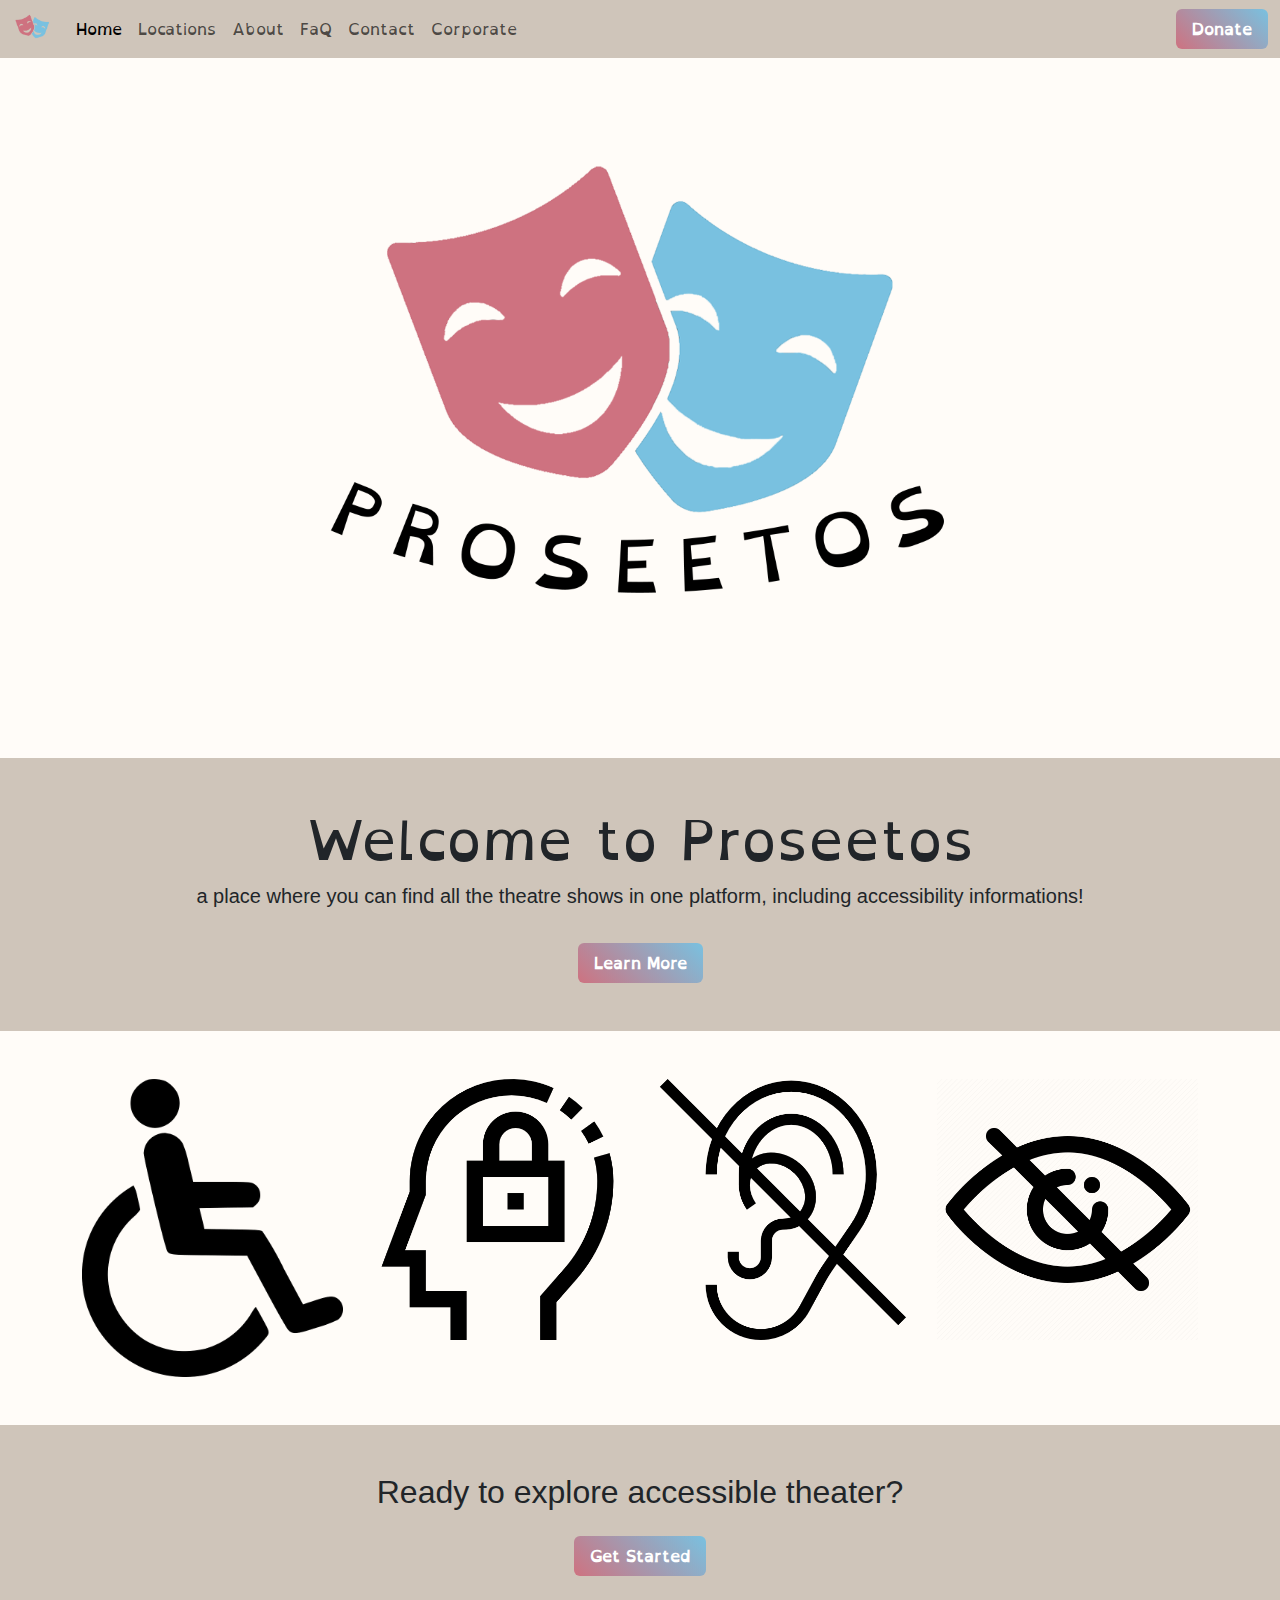
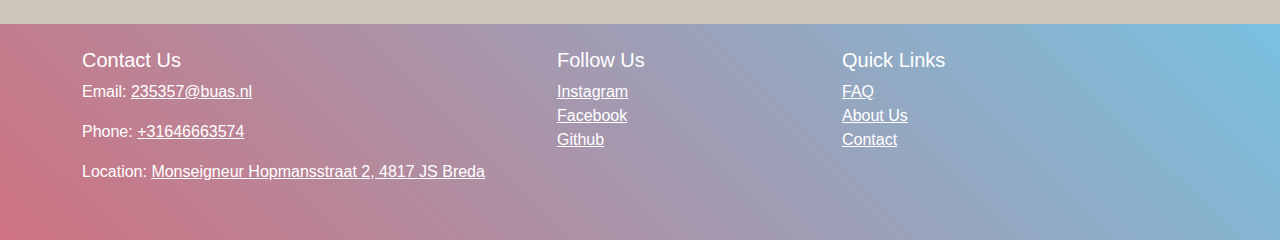
<file: index.html>
<!doctype html>
<html lang="en" class="h-100">
  <head>
    <meta charset="utf-8">
    <meta name="viewport" content="width=device-width, initial-scale=1">

    <!-- Bootstrap CSS -->
    <link href="https://cdn.jsdelivr.net/npm/bootstrap@5.3.3/dist/css/bootstrap.min.css" rel="stylesheet" integrity="sha384-QWTKZyjpPEjISv5WaRU9OFeRpok6YctnYmDr5pNlyT2bRjXh0JMhjY6hW+ALEwIH" crossorigin="anonymous">

    <!-- Own Styles -->
    <link rel="stylesheet" href="css/styles.css">

    <!-- Bootstrap Javascript -->
    <script src="https://cdn.jsdelivr.net/npm/bootstrap@5.3.3/dist/js/bootstrap.bundle.min.js" integrity="sha384-YvpcrYf0tY3lHB60NNkmXc5s9fDVZLESaAA55NDzOxhy9GkcIdslK1eN7N6jIeHz" crossorigin="anonymous"></script>

    <title>PRJ4 Base Group Template &mdash; Landing Page</title>

    <!-- Google Analytics code goes just below here (check PRJ4 Guide for details) -->

    <!-- End of Google Analytics code -->
	<title>Proseetos</title>
  </head>
  <body class="d-flex flex-column min-vh-100">

    <!-- Navigation bar, adapted from https://getbootstrap.com/docs/5.1/components/navbar/ -->
    <nav class="navbar navbar-expand-lg open-dyslexic" style="background-color: #cfc5ba;">
      <div class="container-fluid">
        <a class="navbar-brand" href="#">
          <img src="images/masks.png" width="40" alt="logo">
        </a>
        <button class="navbar-toggler" type="button" data-bs-toggle="collapse" data-bs-target="#navbarSupportedContent" aria-controls="navbarSupportedContent" aria-expanded="false" aria-label="Toggle navigation">
          <span class="navbar-toggler-icon"></span>
        </button>
        <div class="collapse navbar-collapse" id="navbarSupportedContent">
          <ul class="navbar-nav me-auto mb-2 mb-lg-0 my-font">
            <li class="nav-item">
              <a class="nav-link active" aria-current="page" href="index.html">Home</a>
            </li>
            <li class="nav-item">
              <a class="nav-link" href="locations.html">Locations</a>
            </li>
            <li class="nav-item">
              <a class="nav-link" href="about-us.html">About</a>
            </li>
            <li class="nav-item">
              <a class="nav-link" href="faq.html">FaQ</a>
            </li>
			  <li class="nav-item">
              <a class="nav-link" href="contact.html">Contact</a>
            </li>
            <li class="nav-item">
              <a class="nav-link" href="corporate.html">Corporate</a>
            </li>
          </ul>
			
			 <!-- Donate Button -->
  		<form class="d-flex">
   		  <a href="https://gofund.me/837e66ab" class="btn donate-btn my-font" target="_blank">Donate</a>
  		</form>
        </div>
      </div>
    </nav>
    <!-- End of navigation bar -->

    <!-- Start of main placeholder in landing page -->
    <main class="flex-grow-1 d-flex flex-column justify-content-center align-items-center">
		
		<!-- Introduction -->
      <img src="images/proseetos-logo.png" width="700" class="img-fluid" alt="logo">
    <div class="container-fluid py-5 text-center" style="background-color: #cfc5ba;">
  <h1 class="display-4 open-dyslexic">Welcome to Proseetos</h1>
  <p class="lead lexend">a place where you can find all the theatre shows in one platform, including accessibility informations!</p>
  <a href="about-us.html" class="open-dyslexic btn donate-btn my-font mt-3">Learn More</a>
    </div>
		
		<!-- icons -->
	<div class="container my-5">
    <div class="row text-center">
    <div class="col-6 col-md-3">
      <img src="images/wheelchair.png" class="img-fluid" alt="Image 1">
    </div>
    <div class="col-6 col-md-3">
      <img src="images/head.png" class="img-fluid" alt="Image 2">
    </div>
    <div class="col-6 col-md-3">
      <img src="images/deaf.png" class="img-fluid" alt="Image 3">
    </div>
    <div class="col-6 col-md-3">
      <img src="images/blind.webp" class="img-fluid" alt="Image 4">
    </div>
    </div>
   </div>
		<!-- Call to actions -->
 <div class="container-fluid text-center py-5" style="background-color: #cfc5ba;">
  <h2 class="lexend">Ready to explore accessible theater?</h2>
  <a href="locations.html" class="open-dyslexic btn donate-btn my-font mt-3">Get Started</a>
     </div>
    </main>
    <!-- End of main placeholder -->
	  
	  
<!-- Start of the footer -->
	<footer class="text-white py-4 mt-auto lexend" style="background: linear-gradient(45deg, #ce7280, #79c1e0);">
  		<div class="container">
    		<div class="row text-center text-md-start">
      <!-- Contact Info -->
      <div class="col-md-5 mb-3">
        <h5>Contact Us</h5>
        <p>Email: <a href="mailto:235357@buas.nl" class="text-white">235357@buas.nl</a></p>
        <p>Phone: <a href="tel:+31646663574" style="color: white;">+31646663574</a></p>
        <p>Location: <a href="https://maps.app.goo.gl/6i2VridyUX9GuNJa7" target="_blank" style="color: white;">Monseigneur Hopmansstraat 2, 4817 JS Breda</a></p>
      </div>

      <!-- Social Media -->
      <div class="col-md-3 mb-3">
        <h5>Follow Us</h5>
        <a href="https://www.instagram.com/proseetos/" target="_blank" class="text-white me-2">Instagram</a><br>
        <a href="https://www.facebook.com/proseetos" target="_blank" class="text-white me-2">Facebook</a><br>
        <a href="https://github.com/Theater-Lovers/Proseetos" target="_blank" class="text-white">Github</a>
      </div>

      <!-- Quick Links -->
      <div class="col-md-3 mb-3">
        <h5>Quick Links</h5>
        <a href="faq.html" class="text-white d-block">FAQ</a>
        <a href="about-us.html" class="text-white d-block">About Us</a>
        <a href="contact.html" class="text-white d-block">Contact</a>
     	 </div>
   	 	</div>
 	  </div>
	</footer>
<!-- End of the footer -->


  </body>
</html>
</file>
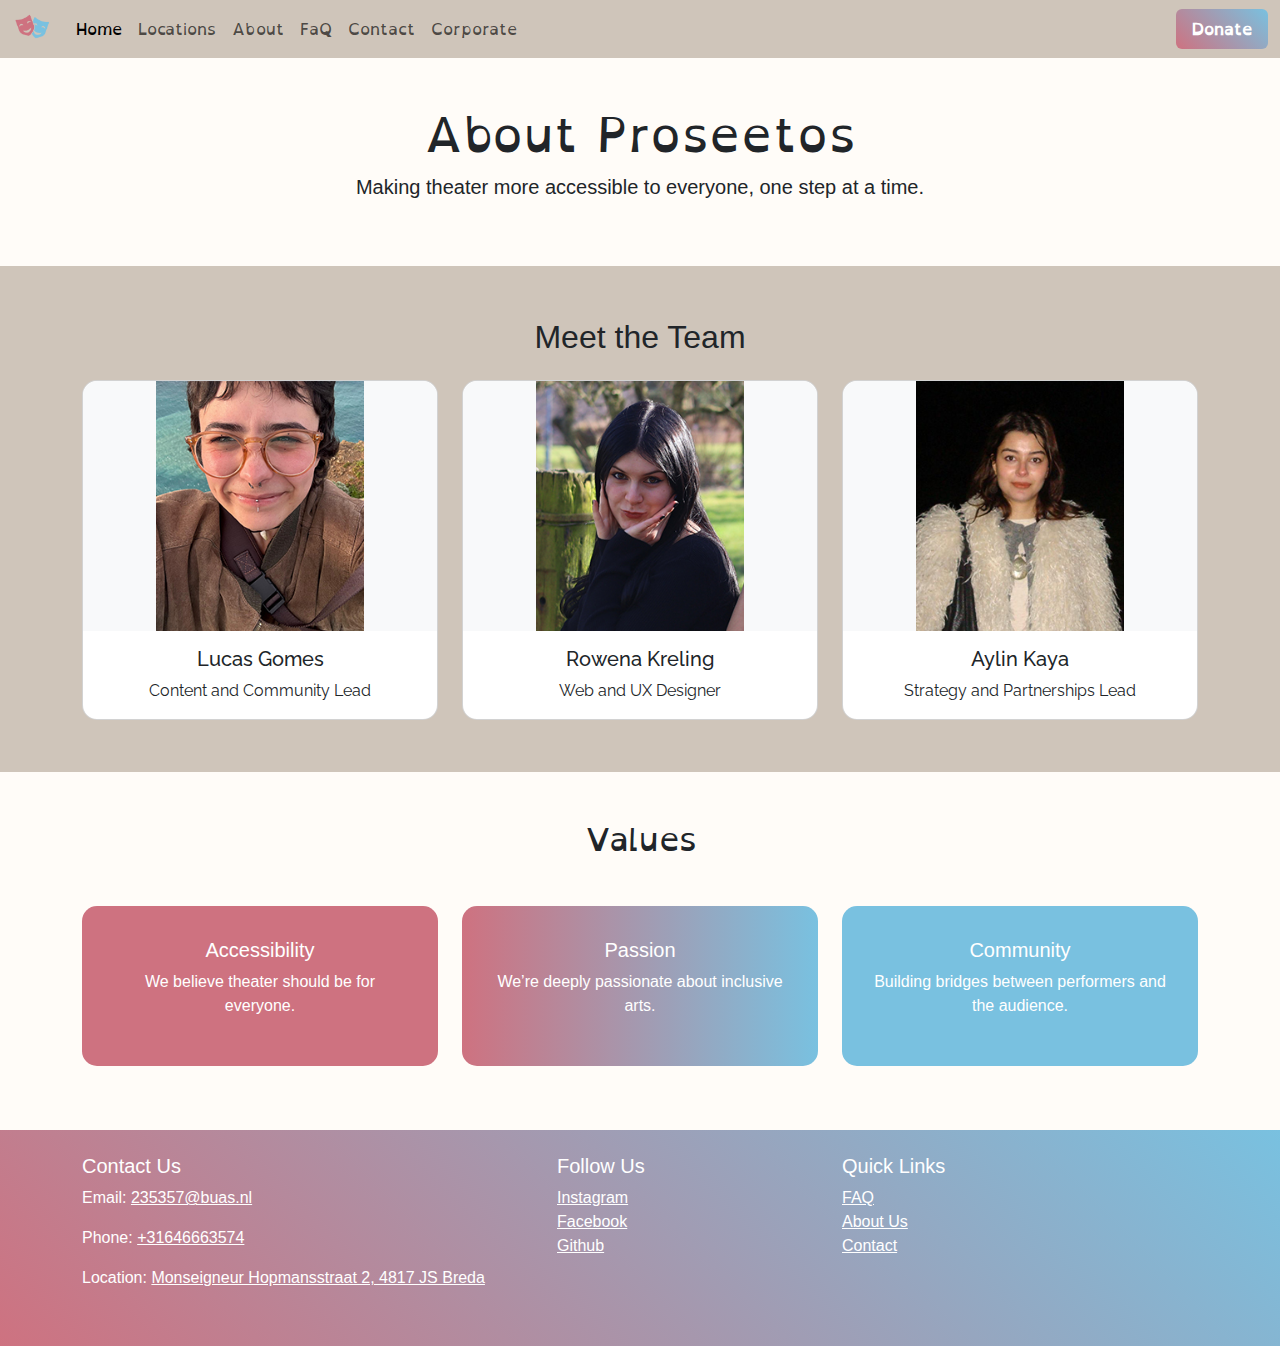
<file: about-us.html>
<!doctype html>
<html lang="en" class="h-100">
  <head>
    <meta charset="utf-8">
    <meta name="viewport" content="width=device-width, initial-scale=1">

    <!-- Bootstrap CSS -->
    <link href="https://cdn.jsdelivr.net/npm/bootstrap@5.3.3/dist/css/bootstrap.min.css" rel="stylesheet" integrity="sha384-QWTKZyjpPEjISv5WaRU9OFeRpok6YctnYmDr5pNlyT2bRjXh0JMhjY6hW+ALEwIH" crossorigin="anonymous">

    <!-- Own Styles -->
    <link rel="stylesheet" href="css/styles.css">

    <!-- Bootstrap Javascript -->
    <script src="https://cdn.jsdelivr.net/npm/bootstrap@5.3.3/dist/js/bootstrap.bundle.min.js" integrity="sha384-YvpcrYf0tY3lHB60NNkmXc5s9fDVZLESaAA55NDzOxhy9GkcIdslK1eN7N6jIeHz" crossorigin="anonymous"></script>

    <title>PRJ4 Base Group Template &mdash; Landing Page</title>

    <!-- Google Analytics code goes just below here (check PRJ4 Guide for details) -->

    <!-- End of Google Analytics code -->
	<title>Proseetos</title>
  </head>
	<body>
<!-- Navigation bar, adapted from https://getbootstrap.com/docs/5.1/components/navbar/ -->
    <nav class="navbar navbar-expand-lg open-dyslexic" style="background-color: #cfc5ba;">
      <div class="container-fluid">
        <a class="navbar-brand" href="#">
          <img src="images/masks.png" width="40" alt="logo">
        </a>
        <button class="navbar-toggler" type="button" data-bs-toggle="collapse" data-bs-target="#navbarSupportedContent" aria-controls="navbarSupportedContent" aria-expanded="false" aria-label="Toggle navigation">
          <span class="navbar-toggler-icon"></span>
        </button>
        <div class="collapse navbar-collapse" id="navbarSupportedContent">
          <ul class="navbar-nav me-auto mb-2 mb-lg-0 my-font">
            <li class="nav-item">
              <a class="nav-link active" aria-current="page" href="index.html">Home</a>
            </li>
            <li class="nav-item">
              <a class="nav-link" href="locations.html">Locations</a>
            </li>
            <li class="nav-item">
              <a class="nav-link" href="about-us.html">About</a>
            </li>
            <li class="nav-item">
              <a class="nav-link" href="faq.html">FaQ</a>
            </li>
			  <li class="nav-item">
              <a class="nav-link" href="contact.html">Contact</a>
            </li>
            <li class="nav-item">
              <a class="nav-link" href="corporate.html">Corporate</a>
            </li>
          </ul>
			
			 <!-- Donate Button -->
  		<form class="d-flex">
   		  <a href="https://gofund.me/837e66ab" class="btn donate-btn my-font" target="_blank">Donate</a>
  		</form>
        </div>
      </div>
    </nav>
    <!-- End of navigation bar -->
		
    <!-- Start of the main placeholder -->
	  
	<main>
		<!-- introduction -->
		<div class="py-5 text-center">
  <div class="container">
    <h1 class="display-5 open-dyslexic">About Proseetos</h1>
    <p class="lead lexend">Making theater more accessible to everyone, one step at a time.</p>
  </div>
</div>

		<!-- Meet Team members -->
<div class="py-1" style="background-color: #cfc5ba;">		
<div class="container my-5">
  <h2 class="mb-4 text-center lexend">Meet the Team</h2>
  <div class="row row-cols-1 row-cols-md-3 g-4">
    
    <!-- Team Member 1 -->
    <div class="col">
      <div class="card team-card h-100 text-center">
        <img src="images/lucas-photo.jpg" class="card-img-top team-img" alt="Lucas Gomes Photo">
        <div class="card-body">
          <h5 class="card-title">Lucas Gomes</h5>
          <p class="card-text">Content and Community Lead</p>
        </div>
      </div>
    </div>

    <!-- Team Member 2 -->
    <div class="col">
      <div class="card team-card h-100 text-center">
        <img src="images/rowena-photo.jpg" class="card-img-top team-img" alt="Rowena Kreling Photo">
        <div class="card-body">
          <h5 class="card-title">Rowena Kreling</h5>
          <p class="card-text">Web and UX Designer</p>
        </div>
      </div>
    </div>

    <!-- Team Member 3 -->
    <div class="col">
      <div class="card team-card h-100 text-center">
        <img src="images/aylin-photo.jpg" class="card-img-top team-img" alt="Aylin Kaya Photo">
        <div class="card-body">
          <h5 class="card-title">Aylin Kaya</h5>
          <p class="card-text">Strategy and Partnerships Lead</p>
		  </div>
        </div>
      </div>
    </div>

  </div>
</div>

		
		
		<!-- Values -->
	<div class="container text-center my-5">
  <h2 class="mb-5 open-dyslexic">Values</h2>
  <div class="row g-4">
    <div class="col-md-4 lexend">
      <div class="value-box bg-accessibility">
        <i class="bi bi-eye-fill fs-1"></i>
        <h5>Accessibility</h5>
        <p>We believe theater should be for everyone.</p>
      </div>
    </div>
    <div class="col-md-4 lexend">
      <div class="value-box bg-passion">
        <i class="bi bi-heart-fill fs-1"></i>
        <h5>Passion</h5>
        <p>We’re deeply passionate about inclusive arts.</p>
      </div>
    </div>
    <div class="col-md-4 lexend">
      <div class="value-box bg-community">
        <i class="bi bi-people-fill fs-1"></i>
        <h5>Community</h5>
        <p>Building bridges between performers and the audience.</p>
      </div>
    </div>
  </div>
</div>
</main>
<!-- End of the main placeholder -->
	
		
<!-- Start of the footer -->
	<footer class="text-white py-4 mt-auto lexend" style="background: linear-gradient(45deg, #ce7280, #79c1e0);">
  		<div class="container">
    		<div class="row text-center text-md-start">
      <!-- Contact Info -->
      <div class="col-md-5 mb-3">
        <h5>Contact Us</h5>
        <p>Email: <a href="mailto:235357@buas.nl" class="text-white">235357@buas.nl</a></p>
        <p>Phone: <a href="tel:+31646663574" style="color: white;">+31646663574</a></p>
        <p>Location: <a href="https://maps.app.goo.gl/6i2VridyUX9GuNJa7" target="_blank" style="color: white;">Monseigneur Hopmansstraat 2, 4817 JS Breda</a></p>
      </div>

      <!-- Social Media -->
      <div class="col-md-3 mb-3">
        <h5>Follow Us</h5>
        <a href="https://www.instagram.com/proseetos/" target="_blank" class="text-white me-2">Instagram</a><br>
        <a href="https://www.facebook.com/proseetos" target="_blank" class="text-white me-2">Facebook</a><br>
        <a href="https://github.com/Theater-Lovers/Proseetos" target="_blank" class="text-white">Github</a>
      </div>

      <!-- Quick Links -->
      <div class="col-md-3 mb-3">
        <h5>Quick Links</h5>
        <a href="faq.html" class="text-white d-block">FAQ</a>
        <a href="about-us.html" class="text-white d-block">About Us</a>
        <a href="contact.html" class="text-white d-block">Contact</a>
     	 </div>
   	 	</div>
 	  </div>
	</footer>
<!-- End of the footer -->


  </body>
</html>
</file>
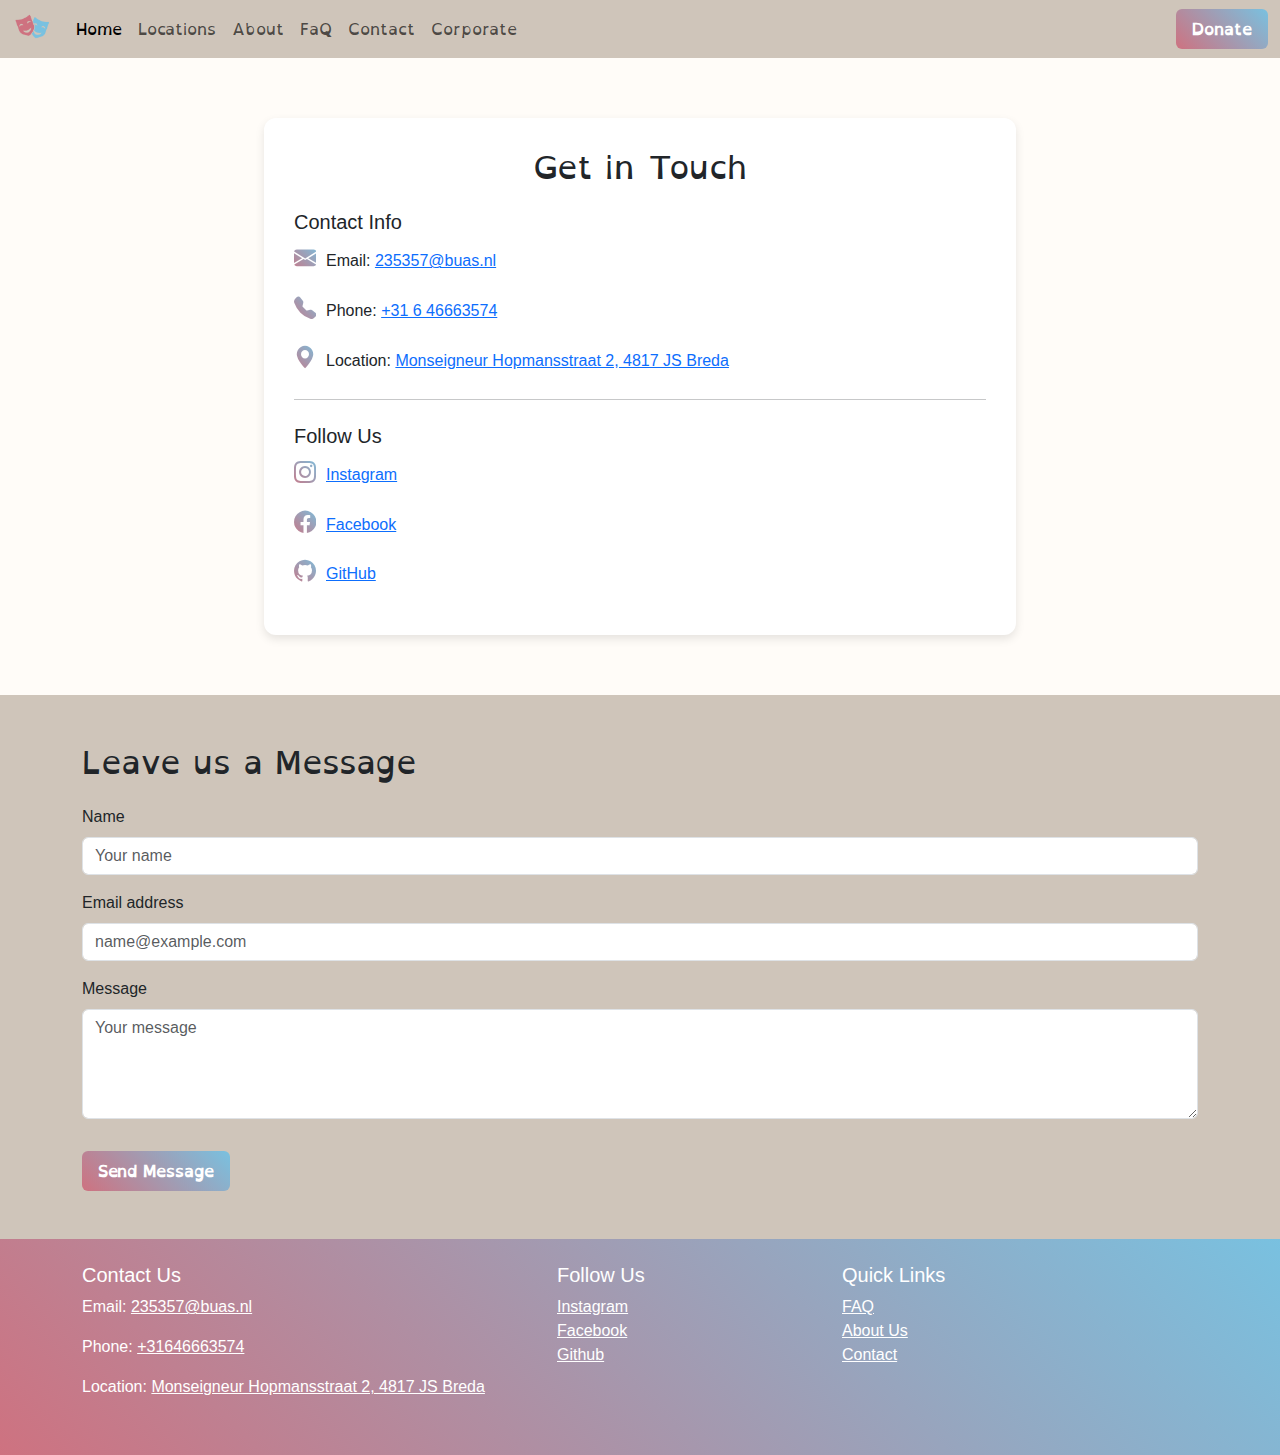
<file: contact.html>
<!doctype html>
<html lang="en" class="h-100">
  <head>
    <meta charset="utf-8">
    <meta name="viewport" content="width=device-width, initial-scale=1">

    <!-- Bootstrap CSS -->
    <link href="https://cdn.jsdelivr.net/npm/bootstrap@5.3.3/dist/css/bootstrap.min.css" rel="stylesheet" integrity="sha384-QWTKZyjpPEjISv5WaRU9OFeRpok6YctnYmDr5pNlyT2bRjXh0JMhjY6hW+ALEwIH" crossorigin="anonymous">

    <!-- Own Styles -->
    <link rel="stylesheet" href="css/styles.css">

    <!-- Bootstrap Javascript -->
    <script src="https://cdn.jsdelivr.net/npm/bootstrap@5.3.3/dist/js/bootstrap.bundle.min.js" integrity="sha384-YvpcrYf0tY3lHB60NNkmXc5s9fDVZLESaAA55NDzOxhy9GkcIdslK1eN7N6jIeHz" crossorigin="anonymous"></script>

    <title>PRJ4 Base Group Template &mdash; Landing Page</title>

    <!-- Google Analytics code goes just below here (check PRJ4 Guide for details) -->

    <!-- End of Google Analytics code -->
	  
	<title>Proseetos</title>
  </head>
  <body class="d-flex flex-column min-vh-100">

<!-- Navigation bar, adapted from https://getbootstrap.com/docs/5.1/components/navbar/ -->
    <nav class="navbar navbar-expand-lg open-dyslexic" style="background-color: #cfc5ba;">
      <div class="container-fluid">
        <a class="navbar-brand" href="#">
          <img src="images/masks.png" width="40" alt="logo">
        </a>
        <button class="navbar-toggler" type="button" data-bs-toggle="collapse" data-bs-target="#navbarSupportedContent" aria-controls="navbarSupportedContent" aria-expanded="false" aria-label="Toggle navigation">
          <span class="navbar-toggler-icon"></span>
        </button>
        <div class="collapse navbar-collapse" id="navbarSupportedContent">
          <ul class="navbar-nav me-auto mb-2 mb-lg-0 my-font">
            <li class="nav-item">
              <a class="nav-link active" aria-current="page" href="index.html">Home</a>
            </li>
            <li class="nav-item">
              <a class="nav-link" href="locations.html">Locations</a>
            </li>
            <li class="nav-item">
              <a class="nav-link" href="about-us.html">About</a>
            </li>
            <li class="nav-item">
              <a class="nav-link" href="faq.html">FaQ</a>
            </li>
			  <li class="nav-item">
              <a class="nav-link" href="contact.html">Contact</a>
            </li>
            <li class="nav-item">
              <a class="nav-link" href="corporate.html">Corporate</a>
            </li>
          </ul>
			
			 <!-- Donate Button -->
  		<form class="d-flex">
   		  <a href="https://gofund.me/837e66ab" class="btn donate-btn my-font" target="_blank">Donate</a>
  		</form>
        </div>
      </div>
    </nav>
    <!-- End of navigation bar -->
	  
	<!-- Start of the main placeholder -->
	  
	<main>
		<!-- Get in touch card -->
		 <div class="container contact-section">
    <div class="row justify-content-center">
      <div class="col-md-8">
        <div class="contact-card">
		  <div class="lexend">
          <h2 class="mb-4 text-center open-dyslexic">Get in Touch</h2>

          <h5>Contact Info</h5>
          <p><i class="contact-icon bi bi-envelope-fill"></i>Email: <a href="mailto:235357@buas.nl">235357@buas.nl</a></p>
          <p><i class="contact-icon bi bi-telephone-fill"></i>Phone: <a href="tel:+31646663574">+31 6 46663574</a></p>
          <p><i class="contact-icon bi bi-geo-alt-fill"></i>Location: 
            <a href="https://maps.app.goo.gl/6i2VridyUX9GuNJa7" target="_blank">
              Monseigneur Hopmansstraat 2, 4817 JS Breda
            </a>
          </p>

          <hr class="my-4">

          <h5>Follow Us</h5>
          <p><i class="contact-icon bi bi-instagram"></i><a href="https://www.instagram.com/proseetos/" target="_blank">Instagram</a></p>
          <p><i class="contact-icon bi bi-facebook"></i><a href="https://www.facebook.com/proseetos" target="_blank">Facebook</a></p>
          <p><i class="contact-icon bi bi-github"></i><a href="https://github.com/Theater-Lovers/Proseetos" target="_blank">GitHub</a></p>
		  </div>
        </div>
      </div>
    </div>
  </div>
		
		<!-- Leave us a message -->
<div class="py-5" style="background-color: #cfc5ba;">
  <div class="container lexend">
	  <h2 class="mb-4 open-dyslexic">Leave us a Message</h2>
    <!-- Alert (hidden by default) -->
    <div id="formAlert" class="alert alert-success d-none" role="alert">
      ✅ Your message has been sent!
    </div>

    <form id="contactForm">
      <div class="mb-3">
        <label for="name" class="form-label">Name</label>
        <input type="text" class="form-control" id="name" placeholder="Your name">
      </div>
      <div class="mb-3">
        <label for="email" class="form-label">Email address</label>
        <input type="email" class="form-control" id="email" placeholder="name@example.com">
      </div>
      <div class="mb-3">
        <label for="message" class="form-label">Message</label>
        <textarea class="form-control" id="message" rows="4" placeholder="Your message"></textarea>
      </div>
      <button type="submit" class="open-dyslexic btn donate-btn my-font mt-3">Send Message</button>
    </form>
  </div>
</div>
		
<script>
  // Show alert when form is submitted
  document.getElementById("contactForm").addEventListener("submit", function (e) {
    e.preventDefault(); // Prevent actual submission
    document.getElementById("formAlert").classList.remove("d-none");
    this.reset(); // Optional: reset form fields
  });
</script>
		
		



  <!-- Bootstrap + Icons -->
  <script src="https://cdn.jsdelivr.net/npm/bootstrap@5.3.2/dist/js/bootstrap.bundle.min.js"></script>
  <link href="https://cdn.jsdelivr.net/npm/bootstrap-icons@1.10.5/font/bootstrap-icons.css" rel="stylesheet">
	  
	</main>
	  <!-- End of main -->
	 

<!-- Start of the footer -->
	<footer class="text-white py-4 mt-auto lexend" style="background: linear-gradient(45deg, #ce7280, #79c1e0);">
  		<div class="container">
    		<div class="row text-center text-md-start">
      <!-- Contact Info -->
      <div class="col-md-5 mb-3">
        <h5>Contact Us</h5>
        <p>Email: <a href="mailto:235357@buas.nl" class="text-white">235357@buas.nl</a></p>
        <p>Phone: <a href="tel:+31646663574" style="color: white;">+31646663574</a></p>
        <p>Location: <a href="https://maps.app.goo.gl/6i2VridyUX9GuNJa7" target="_blank" style="color: white;">Monseigneur Hopmansstraat 2, 4817 JS Breda</a></p>
      </div>

      <!-- Social Media -->
      <div class="col-md-3 mb-3">
        <h5>Follow Us</h5>
        <a href="https://www.instagram.com/proseetos/" target="_blank" class="text-white me-2">Instagram</a><br>
        <a href="https://www.facebook.com/proseetos" target="_blank" class="text-white me-2">Facebook</a><br>
        <a href="https://github.com/Theater-Lovers/Proseetos" target="_blank" class="text-white">Github</a>
      </div>

      <!-- Quick Links -->
      <div class="col-md-3 mb-3">
        <h5>Quick Links</h5>
        <a href="faq.html" class="text-white d-block">FAQ</a>
        <a href="about-us.html" class="text-white d-block">About Us</a>
        <a href="contact.html" class="text-white d-block">Contact</a>
     	 </div>
   	 	</div>
 	  </div>
	</footer>
<!-- End of the footer -->



  </body>
</html>
</file>
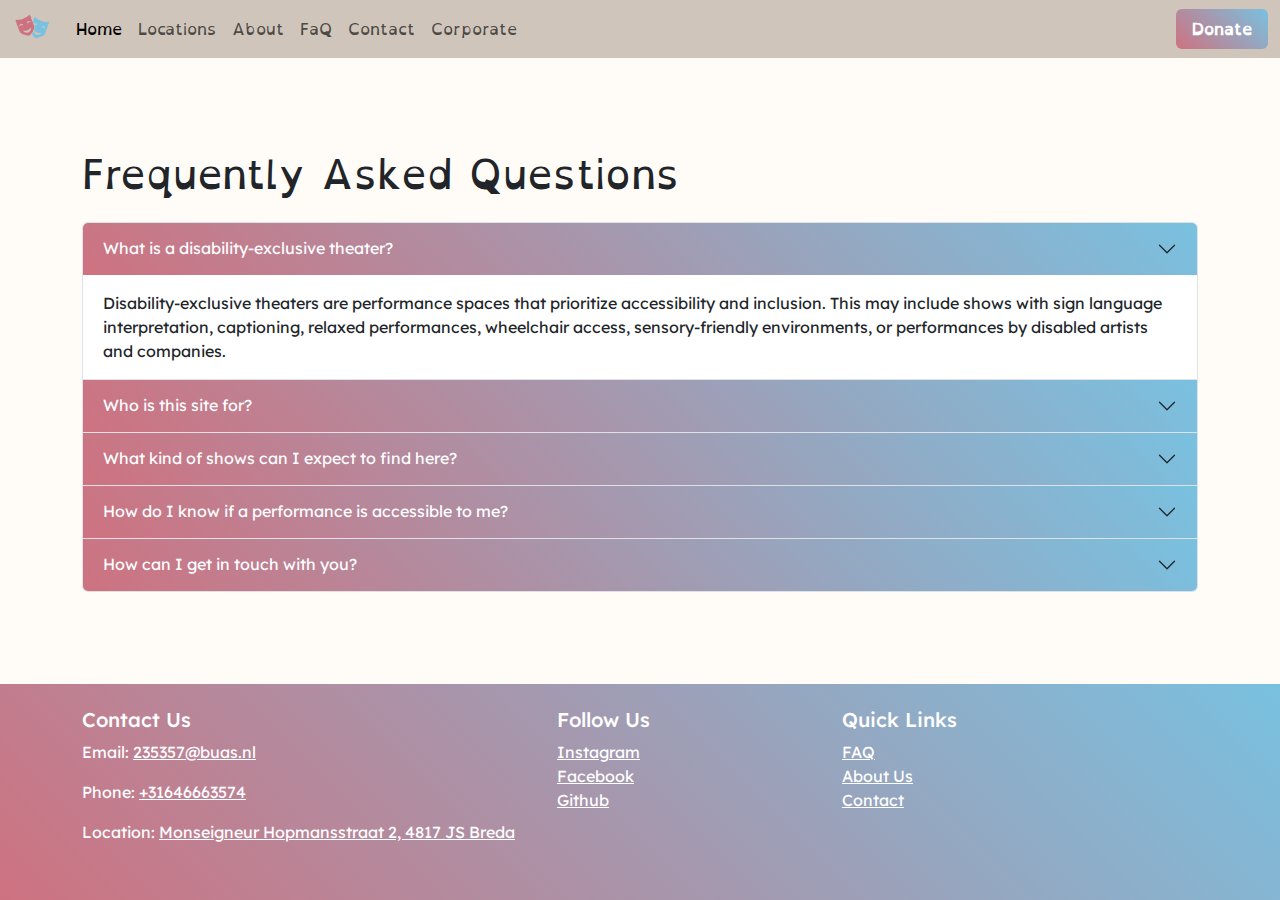
<file: faq.html>
<!doctype html>
<html lang="en" class="h-100">
  <head>
    <meta charset="utf-8">
    <meta name="viewport" content="width=device-width, initial-scale=1">
	  
	<!-- Google Font: Lexend -->
  	<link href="https://fonts.googleapis.com/css2?family=Lexend&display=swap" rel="stylesheet">

    <!-- Bootstrap CSS -->
    <link href="https://cdn.jsdelivr.net/npm/bootstrap@5.3.3/dist/css/bootstrap.min.css" rel="stylesheet" integrity="sha384-QWTKZyjpPEjISv5WaRU9OFeRpok6YctnYmDr5pNlyT2bRjXh0JMhjY6hW+ALEwIH" crossorigin="anonymous">

    <!-- Own Styles -->
    <link rel="stylesheet" href="css/styles.css">

    <!-- Bootstrap Javascript -->
    <script src="https://cdn.jsdelivr.net/npm/bootstrap@5.3.3/dist/js/bootstrap.bundle.min.js" integrity="sha384-YvpcrYf0tY3lHB60NNkmXc5s9fDVZLESaAA55NDzOxhy9GkcIdslK1eN7N6jIeHz" crossorigin="anonymous"></script>

    <title>PRJ4 Base Group Template &mdash; Landing Page</title>

    <!-- Google Analytics code goes just below here (check PRJ4 Guide for details) -->

    <!-- End of Google Analytics code -->
	<title>Proseetos</title>  
  </head>
  <body class="d-flex flex-column min-vh-100">

<!-- Navigation bar, adapted from https://getbootstrap.com/docs/5.1/components/navbar/ -->
    <nav class="navbar navbar-expand-lg open-dyslexic" style="background-color: #cfc5ba;">
      <div class="container-fluid">
        <a class="navbar-brand" href="#">
          <img src="images/masks.png" width="40" alt="logo">
        </a>
        <button class="navbar-toggler" type="button" data-bs-toggle="collapse" data-bs-target="#navbarSupportedContent" aria-controls="navbarSupportedContent" aria-expanded="false" aria-label="Toggle navigation">
          <span class="navbar-toggler-icon"></span>
        </button>
        <div class="collapse navbar-collapse" id="navbarSupportedContent">
          <ul class="navbar-nav me-auto mb-2 mb-lg-0 my-font">
            <li class="nav-item">
              <a class="nav-link active" aria-current="page" href="index.html">Home</a>
            </li>
            <li class="nav-item">
              <a class="nav-link" href="locations.html">Locations</a>
            </li>
            <li class="nav-item">
              <a class="nav-link" href="about-us.html">About</a>
            </li>
            <li class="nav-item">
              <a class="nav-link" href="faq.html">FaQ</a>
            </li>
			  <li class="nav-item">
              <a class="nav-link" href="contact.html">Contact</a>
            </li>
            <li class="nav-item">
              <a class="nav-link" href="corporate.html">Corporate</a>
            </li>
          </ul>
			
			 <!-- Donate Button -->
  		<form class="d-flex">
   		  <a href="https://gofund.me/837e66ab" class="btn donate-btn my-font" target="_blank">Donate</a>
  		</form>
        </div>
      </div>
    </nav>
    <!-- End of navigation bar -->
	
<!-- Start of the main placeholder -->
<main class="flex-grow-1 d-flex flex-column justify-content-center align-items-center">
<!-- FAQ Section -->
	<div class="container my-5 lexend">
  		<h1 class="mb-4 open-dyslexic">Frequently Asked Questions</h1>
  			<div class="accordion" id="faqAccordion">

    <div class="accordion-item">
      <h2 class="accordion-header" id="headingOne">
        <button class="accordion-button collapsed gradient-button" type="button" data-bs-toggle="collapse" data-bs-target="#collapseOne">
          What is a disability-exclusive theater?
        </button>
      </h2>
      <div id="collapseOne" class="accordion-collapse collapse show" data-bs-parent="#faqAccordion">
        <div class="accordion-body">
          Disability-exclusive theaters are performance spaces that prioritize accessibility and inclusion. This may include shows with sign language interpretation, captioning, relaxed performances, wheelchair access, sensory-friendly environments, or performances by disabled artists and companies.
        </div>
      </div>
    </div>

    <div class="accordion-item">
      <h2 class="accordion-header" id="headingTwo">
        <button class="accordion-button collapsed gradient-button" type="button" data-bs-toggle="collapse" data-bs-target="#collapseTwo">
          Who is this site for?
        </button>
      </h2>
      <div id="collapseTwo" class="accordion-collapse collapse" data-bs-parent="#faqAccordion">
        <div class="accordion-body">
          This site is for anyone looking for accessible and inclusive theater experiences—whether you're Deaf, hard of hearing, disabled, neurodivergent, or simply an ally supporting accessible arts.
        </div>
      </div>
    </div>

    <div class="accordion-item">
      <h2 class="accordion-header" id="headingThree">
        <button class="accordion-button collapsed gradient-button" type="button" data-bs-toggle="collapse" data-bs-target="#collapseThree">
          What kind of shows can I expect to find here?
        </button>
      </h2>
      <div id="collapseThree" class="accordion-collapse collapse" data-bs-parent="#faqAccordion">
        <div class="accordion-body">
          You'll find plays, musicals, dance performances, and other live events that either center disabled performers or offer specific accommodations for disabled audiences.
        </div>
      </div>
    </div>
				
    <div class="accordion-item">
      <h2 class="accordion-header" id="headingFour">
        <button class="accordion-button collapsed gradient-button" type="button" data-bs-toggle="collapse" data-bs-target="#collapseFour">
          How do I know if a performance is accessible to me?
        </button>
      </h2>
      <div id="collapseFour" class="accordion-collapse collapse" data-bs-parent="#faqAccordion">
        <div class="accordion-body">
          Each listing includes detailed accessibility information such as sign language interpretation, captioning, audio description, sensory-friendly setups, wheelchair access, and companion seating options.
        </div>
      </div>
    </div>
				
    <div class="accordion-item">
      <h2 class="accordion-header" id="headingFive">
        <button class="accordion-button collapsed gradient-button" type="button" data-bs-toggle="collapse" data-bs-target="#collapseFive">
          How can I get in touch with you?
        </button>
      </h2>
      <div id="collapseFive" class="accordion-collapse collapse" data-bs-parent="#faqAccordion">
        <div class="accordion-body">
          You can use our <a href="contact.html">contact page</a> or <a href="mailto:235357@buas.nl">email</a> us we’d love to hear from you!
        </div>
      </div>
    </div>

  </div>
</div>
</main>
	<!-- End of main -->
	  
<!-- Start of the footer -->
	<footer class="text-white py-4 mt-auto lexend" style="background: linear-gradient(45deg, #ce7280, #79c1e0);">
  		<div class="container">
    		<div class="row text-center text-md-start">
      <!-- Contact Info -->
      <div class="col-md-5 mb-3">
        <h5>Contact Us</h5>
        <p>Email: <a href="mailto:235357@buas.nl" class="text-white">235357@buas.nl</a></p>
        <p>Phone: <a href="tel:+31646663574" style="color: white;">+31646663574</a></p>
        <p>Location: <a href="https://maps.app.goo.gl/6i2VridyUX9GuNJa7" target="_blank" style="color: white;">Monseigneur Hopmansstraat 2, 4817 JS Breda</a></p>
      </div>

      <!-- Social Media -->
      <div class="col-md-3 mb-3">
        <h5>Follow Us</h5>
        <a href="https://www.instagram.com/proseetos/" target="_blank" class="text-white me-2">Instagram</a><br>
        <a href="https://www.facebook.com/proseetos" target="_blank" class="text-white me-2">Facebook</a><br>
        <a href="https://github.com/Theater-Lovers/Proseetos" target="_blank" class="text-white">Github</a>
      </div>

      <!-- Quick Links -->
      <div class="col-md-3 mb-3">
        <h5>Quick Links</h5>
        <a href="faq.html" class="text-white d-block">FAQ</a>
        <a href="about-us.html" class="text-white d-block">About Us</a>
        <a href="contact.html" class="text-white d-block">Contact</a>
     	 </div>
   	 	</div>
 	  </div>
	</footer>
<!-- End of the footer -->


  </body>
</html>
</file>
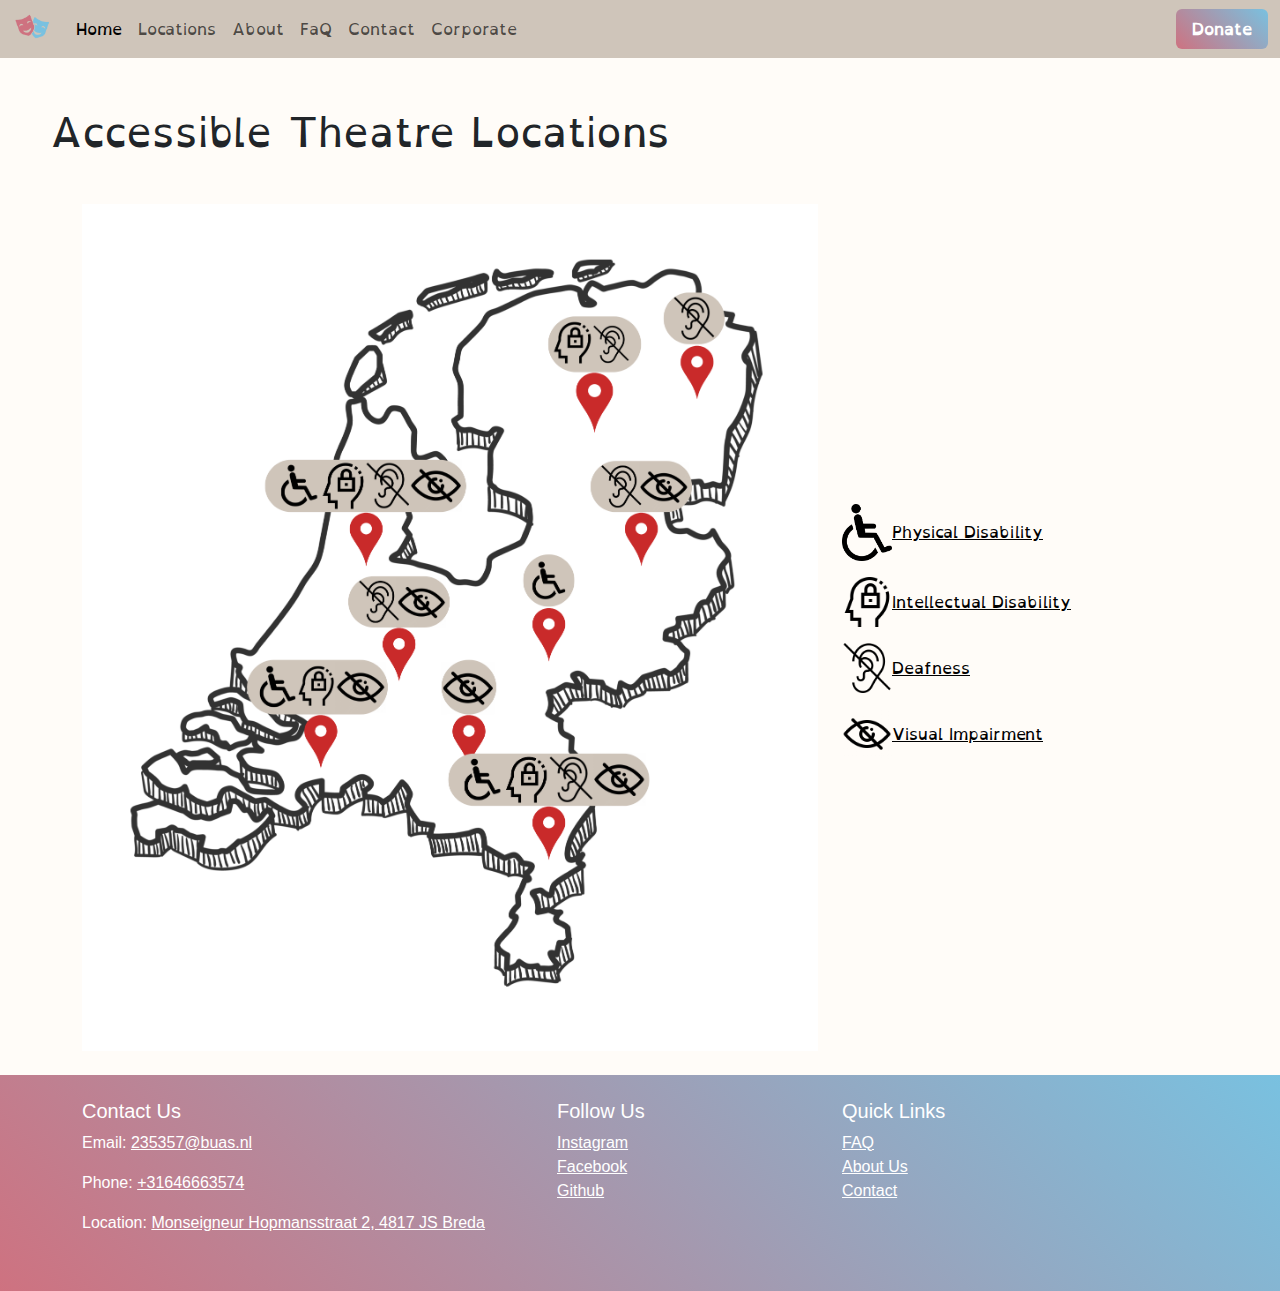
<file: locations.html>
<!doctype html>
<html lang="en" class="h-100">
  <head>
    <meta charset="utf-8">
    <meta name="viewport" content="width=device-width, initial-scale=1">

    <!-- Bootstrap CSS -->
    <link href="https://cdn.jsdelivr.net/npm/bootstrap@5.3.3/dist/css/bootstrap.min.css" rel="stylesheet" integrity="sha384-QWTKZyjpPEjISv5WaRU9OFeRpok6YctnYmDr5pNlyT2bRjXh0JMhjY6hW+ALEwIH" crossorigin="anonymous">

    <!-- Own Styles -->
    <link rel="stylesheet" href="css/styles.css">

    <!-- Bootstrap Javascript -->
    <script src="https://cdn.jsdelivr.net/npm/bootstrap@5.3.3/dist/js/bootstrap.bundle.min.js" integrity="sha384-YvpcrYf0tY3lHB60NNkmXc5s9fDVZLESaAA55NDzOxhy9GkcIdslK1eN7N6jIeHz" crossorigin="anonymous"></script>

    <title>PRJ4 Base Group Template &mdash; Landing Page</title>

    <!-- Google Analytics code goes just below here (check PRJ4 Guide for details) -->

    <!-- End of Google Analytics code -->
	<title>Proseetos</title>
  </head>
  <body class="d-flex flex-column min-vh-100">

<!-- Navigation bar, adapted from https://getbootstrap.com/docs/5.1/components/navbar/ -->
    <nav class="navbar navbar-expand-lg open-dyslexic" style="background-color: #cfc5ba;">
      <div class="container-fluid">
        <a class="navbar-brand" href="#">
          <img src="images/masks.png" width="40" alt="logo">
        </a>
        <button class="navbar-toggler" type="button" data-bs-toggle="collapse" data-bs-target="#navbarSupportedContent" aria-controls="navbarSupportedContent" aria-expanded="false" aria-label="Toggle navigation">
          <span class="navbar-toggler-icon"></span>
        </button>
        <div class="collapse navbar-collapse" id="navbarSupportedContent">
          <ul class="navbar-nav me-auto mb-2 mb-lg-0 my-font">
            <li class="nav-item">
              <a class="nav-link active" aria-current="page" href="index.html">Home</a>
            </li>
            <li class="nav-item">
              <a class="nav-link" href="locations.html">Locations</a>
            </li>
            <li class="nav-item">
              <a class="nav-link" href="about-us.html">About</a>
            </li>
            <li class="nav-item">
              <a class="nav-link" href="faq.html">FaQ</a>
            </li>
			  <li class="nav-item">
              <a class="nav-link" href="contact.html">Contact</a>
            </li>
            <li class="nav-item">
              <a class="nav-link" href="corporate.html">Corporate</a>
            </li>
          </ul>
			
			 <!-- Donate Button -->
  		<form class="d-flex">
   		  <a href="https://gofund.me/837e66ab" class="btn donate-btn my-font" target="_blank">Donate</a>
  		</form>
        </div>
      </div>
    </nav>
    <!-- End of navigation bar -->
	  
	  
	  <!-- Start of the main placeholder -->
 <main>
  <h1 class="mb-5 open-dyslexic" style="margin: 50px 50px 0 50px;">Accessible Theatre Locations</h1>
	 
      <!-- Map -->
  <div class="container">
    <div class="row align-items-center">
      <div class="col-md-8 text-center mb-4">
        <img src="images/map.png" alt="Map Image" class="img-fluid" style="width: 100%; height: auto;">
      </div>

      <!-- Icons -->
      <div class="col-md-4">
        <ul class="contact-list list-unstyled">
          <li class="contact-item mb-3">
            <a class="d-flex align-items-center text-black open-dyslexic" href="https://en.wikipedia.org/wiki/Physical_disability" target="_blank">
              <img src="images/wheelchair.png" alt="Wheelchair Icon" style="width: 100%; max-width: 50px; height: auto;">
              Physical Disability
            </a>
          </li>
          <li class="contact-item mb-3">
            <a class="d-flex align-items-center text-black open-dyslexic" href="https://en.wikipedia.org/wiki/Intellectual_disability" target="_blank">
              <img src="images/head.png" alt="Head Icon" style="width: 100%; max-width: 50px; height: auto;">
              Intellectual Disability
            </a>
          </li>
          <li class="contact-item mb-3">
            <a class="d-flex align-items-center text-black open-dyslexic" href="https://en.wikipedia.org/wiki/Deafness" target="_blank">
              <img src="images/deaf.png" alt="Deaf Icon" style="width: 100%; max-width: 50px; height: auto;">
              Deafness
            </a>
          </li>
          <li class="contact-item mb-3">
            <a class="d-flex align-items-center text-black open-dyslexic" href="https://en.wikipedia.org/wiki/Visual_impairment" target="_blank">
              <img src="images/blind.webp" alt="Blind Icon" style="width: 100%; max-width: 50px; height: auto;">
              Visual Impairment
            </a>
          </li>
        </ul>
      </div>
    </div>
  </div>
</main>
<!-- End of the main placeholder -->

	  
<!-- Start of the footer -->
	<footer class="text-white py-4 mt-auto lexend" style="background: linear-gradient(45deg, #ce7280, #79c1e0);">
  		<div class="container">
    		<div class="row text-center text-md-start">
      <!-- Contact Info -->
      <div class="col-md-5 mb-3">
        <h5>Contact Us</h5>
        <p>Email: <a href="mailto:235357@buas.nl" class="text-white">235357@buas.nl</a></p>
        <p>Phone: <a href="tel:+31646663574" style="color: white;">+31646663574</a></p>
        <p>Location: <a href="https://maps.app.goo.gl/6i2VridyUX9GuNJa7" target="_blank" style="color: white;">Monseigneur Hopmansstraat 2, 4817 JS Breda</a></p>
      </div>

      <!-- Social Media -->
      <div class="col-md-3 mb-3">
        <h5>Follow Us</h5>
        <a href="https://www.instagram.com/proseetos/" target="_blank" class="text-white me-2">Instagram</a><br>
        <a href="https://www.facebook.com/proseetos" target="_blank" class="text-white me-2">Facebook</a><br>
        <a href="https://github.com/Theater-Lovers/Proseetos" target="_blank" class="text-white">Github</a>
      </div>

      <!-- Quick Links -->
      <div class="col-md-3 mb-3">
        <h5>Quick Links</h5>
        <a href="faq.html" class="text-white d-block">FAQ</a>
        <a href="about-us.html" class="text-white d-block">About Us</a>
        <a href="contact.html" class="text-white d-block">Contact</a>
     	 </div>
   	 	</div>
 	  </div>
	</footer>
<!-- End of the footer -->


  </body>
</html>
</file>
<file: css/styles.css>
/* Importing a Google Font */

@import url('https://fonts.googleapis.com/css2?family=Raleway:ital,wght@0,200;0,400;0,700;1,200;1,400;1,700&display=swap');

.lexend {
  font-family: 'Lexend', sans-serif;
}

/* OpenDyslexic Font */

@font-face {
    font-family: 'OpenDyslexic';
    src: url('../fonts/OpenDyslexic-Regular.woff2') format('woff2'),
        url('../fonts/OpenDyslexic-Regular.woff') format('woff');
    font-weight: normal;
    font-style: normal;
    font-display: swap;
}

.open-dyslexic {
    font-family: OpenDyslexic;
}


/* Changing the main font and background colour */

body {
	font-family: Raleway, sans-serif;
	background-color: #fffcf8;
}

/* Changing the background colour for the header */

header {
	background-color: #000060;
}

/* Changing the background color for the navigation bar */

.navbar {
	background-color: #fff0e0;
}

/* Effect on social media buttons */

footer a:hover {
	opacity: .5;
}

/* Corporate navbar */

#navbar-corporate a.active {
	color: #800000;
	font-weight: bold;
}

/* Hero Section shadow */

/*
.white-shadow {
	text-shadow: -.01em -.01em .01em white,
		.02em .02em .02em white,
		0 0 .2em white,
		0 0 .5em white;
}
*/

.header-padding {
	padding-top: 150px;
}



/* Button Gradient from Pink to Blue */

.donate-btn {
    background: linear-gradient(45deg, #ce7280, #79c1e0);
    color: white;
    border: none;
    padding: 0.5rem 1rem;
    border-radius: 6px;
    font-weight: bold;
    transition: opacity 0.3s ease;
    text-decoration: none;
} 


/* Gradient from Pink to Blue */

.gradient-button {
  background: linear-gradient(45deg, #ce7280, #79c1e0);
  color: white;
}


/* contact page card */
.contact-section {
      padding: 60px 0;
    }

.contact-card {
      background: white;
      border-radius: 12px;
      padding: 30px;
      box-shadow: 0 4px 10px rgba(0,0,0,0.1);
    }


.contact-icon {
  font-size: 1.4rem;
  margin-right: 10px;
  background: linear-gradient(45deg, #ce7280, #79c1e0);
  -webkit-background-clip: text;
  -webkit-text-fill-color: transparent;
  display: inline-block;
}


/* Team Cards */
.team-card {
    transition: transform 0.3s ease, box-shadow 0.3s ease;
    border-radius: 15px;
  }

.team-card:hover {
    transform: scale(1.05);
    box-shadow: 0 8px 20px rgba(0, 0, 0, 0.2);
  }

.team-img {
    border-top-left-radius: 15px;
    border-top-right-radius: 15px;
    object-fit: contain;          /* SHOW full image */
    height: 250px;
    background-color: #f8f9fa;    /* Optional background behind image */
    width: 100%;
  }


/* Values */
.value-box {
    padding: 2rem;
    border-radius: 15px;
    color: white;
    margin-bottom: 1rem;
  }

  .bg-accessibility {
    background: #ce7280;
  }

.bg-passion {
    background: linear-gradient(90deg, #ce7280, #79c1e0);
  }

.bg-community {
    background: #79c1e0;
  }
</file>
